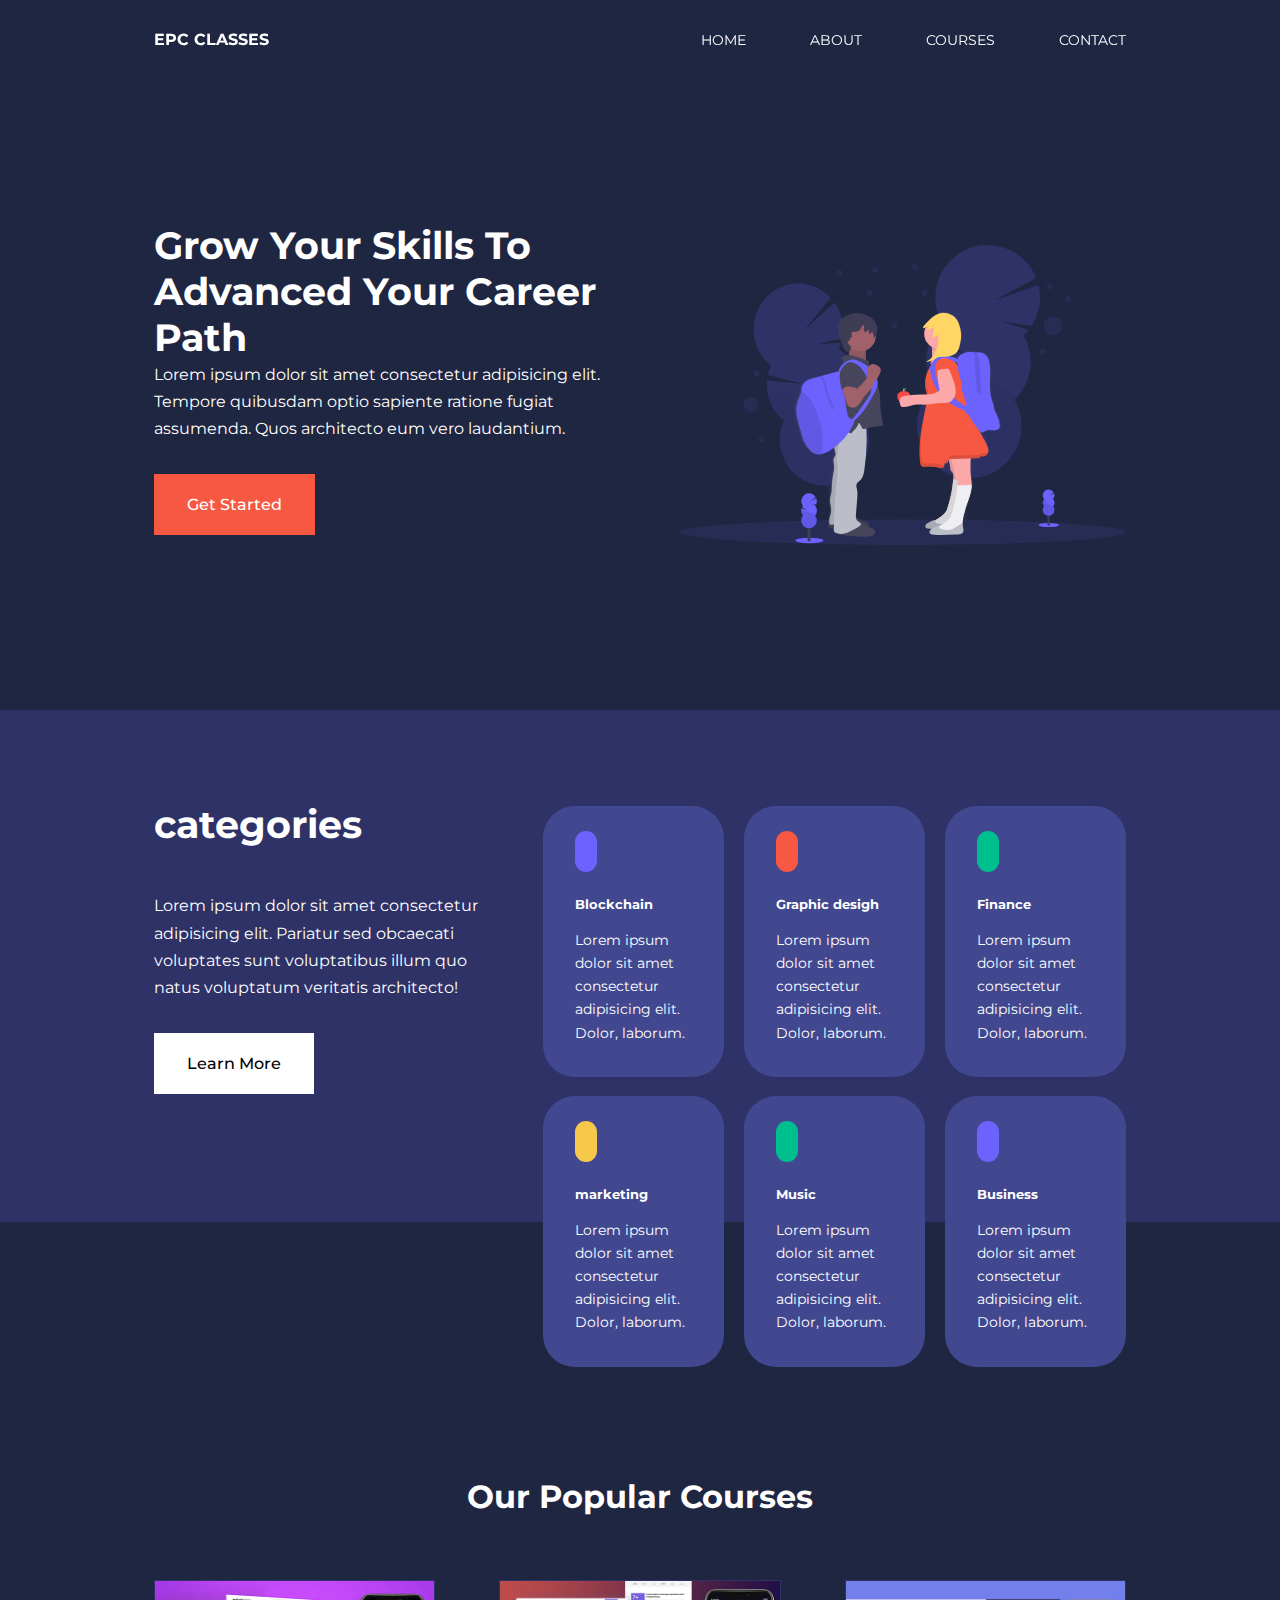
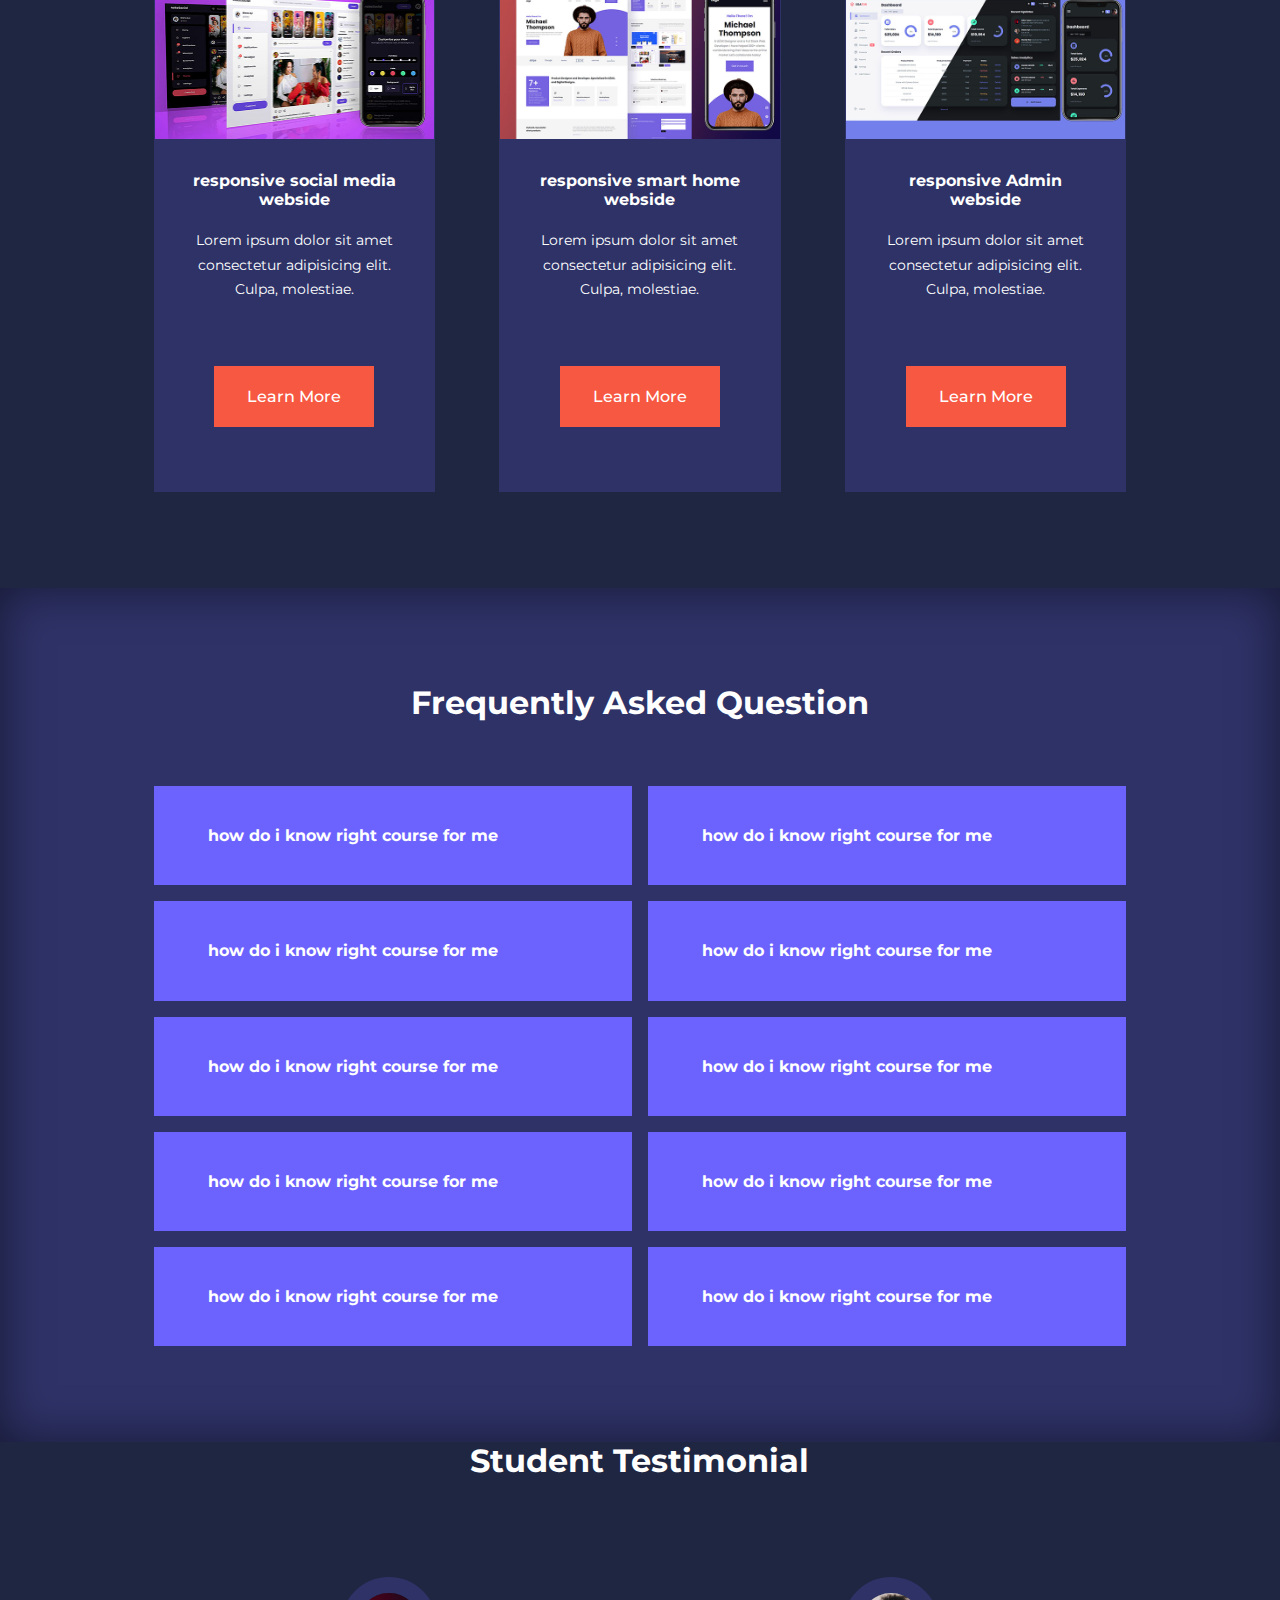
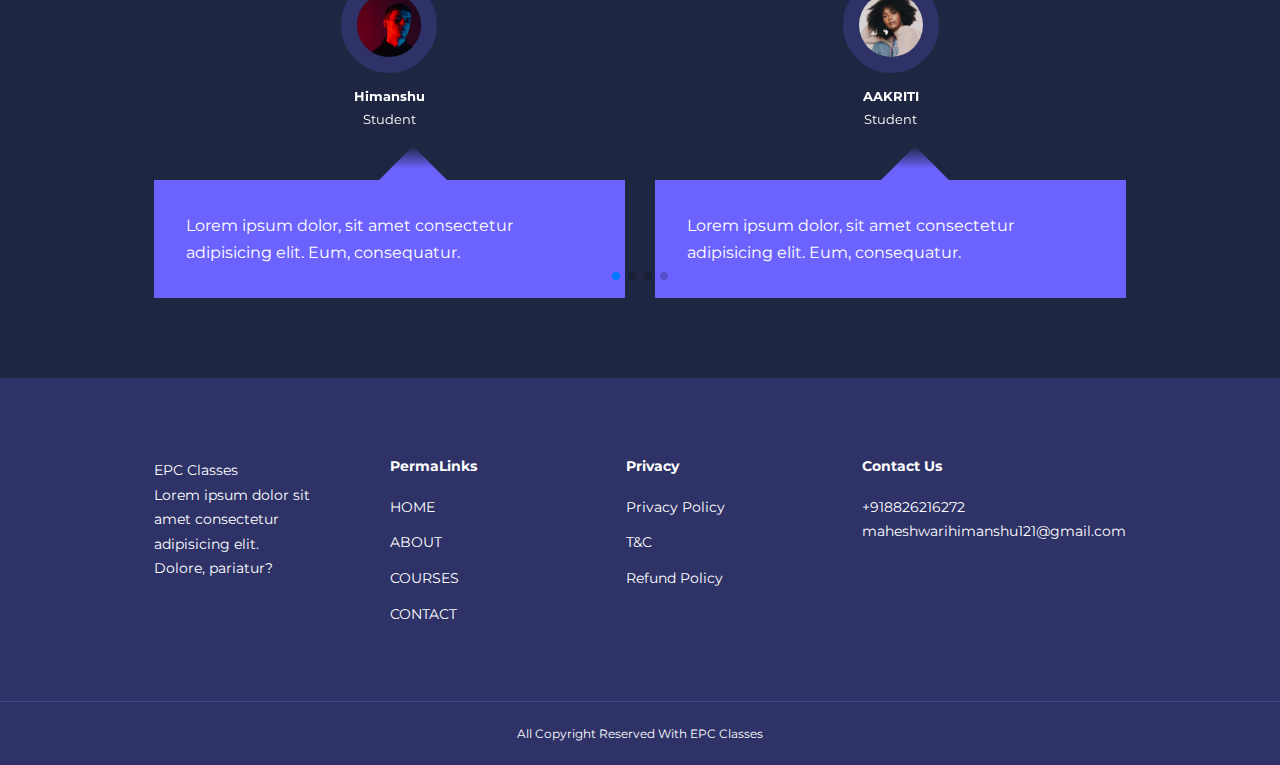
<file: index.html>
<!DOCTYPE html>
<html lang="en">
<head>
 
    <meta charset="UTF-8">
    <meta http-equiv="X-UA-Compatible" content="IE=edge">
    <meta name="viewport" content="width=device-width, initial-scale=1.0">
    <title>epc classes</title>
<!--ICONSCOUT CDN-->
<link rel="stylesheet" href="https://unicons.iconscout.com/release/v2.1.6/css/unicons.css">


<!--google font cdn-->
<link rel="preconnect" href="https://fonts.googleapis.com">
<link rel="preconnect" href="https://fonts.gstatic.com" crossorigin>
<link href="https://fonts.googleapis.com/css2?family=Montserrat:wght@300;400;500;600;700;800;900&display=swap" rel="stylesheet">


<!-- swiper js -->

<link
  rel="stylesheet"
  href="https://unpkg.com/swiper@8/swiper-bundle.min.css"
/>


    <link rel="stylesheet" href="./css/style.css">
</head>
<body>
   <nav>
<div class="container nav_container">

<a href="index.html"><h4>EPC CLASSES</h4></a>
<ul class="nav_menu">
<li><a href="index.html">HOME</a></li>
<li><a href="about.html">ABOUT</a></li>
<li><a href="courses.html">COURSES</a></li>
<li><a href="contact.html">CONTACT</a></li>

</ul>
  <button id="open-menu-btn"><i class="uil uil-bars"></i></button>
  <button id="close-menu-btn"><i class="uil uil-multiply"></i></button>
</div>
   </nav> 

   <!--end of navbar -->

<header>

<div class="container header_container">
<div class="header_left">

<h1>Grow Your Skills To Advanced Your Career Path</h1>
<p>Lorem ipsum dolor sit amet consectetur adipisicing elit. Tempore quibusdam optio sapiente ratione fugiat assumenda. Quos architecto eum vero laudantium.</p>
<a href="courses.html" class="btn btn-primary">Get Started</a>
</div>
<div class="header_right">
<div class="header_right_image"><img src="./images/header.svg" alt="here is a student image"></div>
</div>

</div>

</header>
<!--end of header
-->

<section class="categories">
<div class="container categories_container">
<div class="categories_left">
<h1>categories</h1>
<p>Lorem ipsum dolor sit amet consectetur adipisicing elit.
     Pariatur sed obcaecati
     voluptates sunt voluptatibus illum quo 
    natus voluptatum veritatis architecto!
</p>
<a href="#" class="btn">Learn More</a>
</div>

<div class="categories_right">

<article class="category">
<span class="category_icon">
    <i class="uil uil-bitcoin-circle"></i>
</span>
<h5>Blockchain</h5>
<p>Lorem ipsum dolor sit amet consectetur adipisicing elit. Dolor, laborum.</p>
</article>
<article class="category">
    <span class="category_icon">
        <i class="uil uil-bitcoin-circle"></i>
    </span>
    <h5>Graphic desigh</h5>
    <p>Lorem ipsum dolor sit amet consectetur adipisicing elit. Dolor, laborum.</p>
    </article>
    
    <article class="category">
        <span class="category_icon">
            <i class="uil uil-bitcoin-circle"></i>
        </span>
        <h5>Finance</h5>
        <p>Lorem ipsum dolor sit amet consectetur adipisicing elit. Dolor, laborum.</p>
        </article>
        
        <article class="category">
            <span class="category_icon">
                <i class="uil uil-bitcoin-circle"></i>
            </span>
            <h5>marketing</h5>
            <p>Lorem ipsum dolor sit amet consectetur adipisicing elit. Dolor, laborum.</p>
            </article>

            <article class="category">
                <span class="category_icon">
                    <i class="uil uil-bitcoin-circle"></i>
                </span>
                <h5>Music</h5>
                <p>Lorem ipsum dolor sit amet consectetur adipisicing elit. Dolor, laborum.</p>
                </article>

                <article class="category">
                    <span class="category_icon">
                        <i class="uil uil-bitcoin-circle"></i>
                    </span>
                    <h5>Business</h5>
                    <p>Lorem ipsum dolor sit amet consectetur adipisicing elit. Dolor, laborum.</p>
                    </article>
                    



</div>
</div>

</section>


<!--our popular COURSES-->

<section class="courses">
<h2>Our Popular Courses</h2>
 <div class="container courses_container">

<article class="course">
<div class="course_image">
    <img src="./images/course1.jpg" alt="">
</div>
<div class="course_info">
<h4>responsive social media webside</h4>
<p>Lorem ipsum dolor sit amet consectetur adipisicing elit. Culpa, molestiae.</p>
<a href="courses.html" class="btn btn-primary">Learn More</a>
</div>
</article>


<article class="course">
    <div class="course_image">
        <img src="./images/course2.jpg" alt="">
    </div>

    <div class="course_info">
    <h4>responsive smart home webside</h4>
    <p>Lorem ipsum dolor sit amet consectetur adipisicing elit. Culpa, molestiae.</p>
    <a href="courses.html" class="btn btn-primary">Learn More</a>
</div>
 </article>

    <article class="course">
        <div class="course_image">
            <img src="./images/course3.jpg" alt="">
        </div>

        
    <div class="course_info">
        <h4>responsive Admin webside</h4>
        <p>Lorem ipsum dolor sit amet consectetur adipisicing elit. Culpa, molestiae.</p>
        <a href="courses.html" class="btn btn-primary">Learn More</a>
    </div>
</article>
            
 </div>


</section>



<!-- freq ask question section   -->
<section class="faqs">
    <h2>Frequently Asked Question</h2>
 <div class="container faqs_container">

    <article class="faq ">
<div class="faq_icon"><i class="uil uil-plus"></i></div>
<div class="question_answer">

    <h4>how do i know right course for me</h4>
    <p>Lorem ipsum, dolor sit amet consectetur adipisicing elit. Quis unde beatae asperiores repellat voluptates nemo non facilis obcaecati saepe! Quisquam?

    </p>
</div>

    </article>


    <article class="faq">
        <div class="faq_icon"><i class="uil uil-plus"></i></div>
        <div class="question_answer">
        
            <h4>how do i know right course for me</h4>
            <p>Lorem ipsum, dolor sit amet consectetur adipisicing elit. Quis unde beatae asperiores repellat voluptates nemo non facilis obcaecati saepe! Quisquam?
                
            </p>
        </div>
        
            </article>


            <article class="faq">
                <div class="faq_icon"><i class="uil uil-plus"></i></div>
                <div class="question_answer">
                
                    <h4>how do i know right course for me</h4>
                    <p>Lorem ipsum, dolor sit amet consectetur adipisicing elit. Quis unde beatae asperiores repellat voluptates nemo non facilis obcaecati saepe! Quisquam?
                        
                    </p>
                </div>
                
                    </article>

                    <article class="faq">
                        <div class="faq_icon"><i class="uil uil-plus"></i></div>
                        <div class="question_answer">
                        
                            <h4>how do i know right course for me</h4>
                            <p>Lorem ipsum, dolor sit amet consectetur adipisicing elit. Quis unde beatae asperiores repellat voluptates nemo non facilis obcaecati saepe! Quisquam?
                                
                            </p>
                        </div>
                        
                            </article>

                            <article class="faq">
                                <div class="faq_icon"><i class="uil uil-plus"></i></div>
                                <div class="question_answer">
                                
                                    <h4>how do i know right course for me</h4>
                                    <p>Lorem ipsum, dolor sit amet consectetur adipisicing elit. Quis unde beatae asperiores repellat voluptates nemo non facilis obcaecati saepe! Quisquam?
                                        
                                    </p>
                                </div>
                                
                                    </article>

                                    <article class="faq">
                                        <div class="faq_icon"><i class="uil uil-plus"></i></div>
                                        <div class="question_answer">
                                        
                                            <h4>how do i know right course for me</h4>
                                            <p>Lorem ipsum, dolor sit amet consectetur adipisicing elit. Quis unde beatae asperiores repellat voluptates nemo non facilis obcaecati saepe! Quisquam?
                                                
                                            </p>
                                        </div>
                                        
                                            </article>

                                            <article class="faq">
                                                <div class="faq_icon"><i class="uil uil-plus"></i></div>
                                                <div class="question_answer">
                                                
                                                    <h4>how do i know right course for me</h4>
                                                    <p>Lorem ipsum, dolor sit amet consectetur adipisicing elit. Quis unde beatae asperiores repellat voluptates nemo non facilis obcaecati saepe! Quisquam?
                                                        
                                                    </p>
                                                </div>
                                                
                                                    </article>

                                                    <article class="faq">
                                                        <div class="faq_icon"><i class="uil uil-plus"></i></div>
                                                        <div class="question_answer">
                                                        
                                                            <h4>how do i know right course for me</h4>
                                                            <p>Lorem ipsum, dolor sit amet consectetur adipisicing elit. Quis unde beatae asperiores repellat voluptates nemo non facilis obcaecati saepe! Quisquam?
                                                                
                                                            </p>
                                                        </div>
                                                        
                                                            </article>

                                                            <article class="faq">
                                                                <div class="faq_icon"><i class="uil uil-plus"></i></div>
                                                                <div class="question_answer">
                                                                
                                                                    <h4>how do i know right course for me</h4>
                                                                    <p>Lorem ipsum, dolor sit amet consectetur adipisicing elit. Quis unde beatae asperiores repellat voluptates nemo non facilis obcaecati saepe! Quisquam?
                                                                        
                                                                    </p>
                                                                </div>
                                                                
                                                                    </article>

                                                                    <article class="faq">
                                                                        <div class="faq_icon"><i class="uil uil-plus"></i></div>
                                                                        <div class="question_answer">
                                                                        
                                                                            <h4>how do i know right course for me</h4>
                                                                            <p>Lorem ipsum, dolor sit amet consectetur adipisicing elit. Quis unde beatae asperiores repellat voluptates nemo non facilis obcaecati saepe! Quisquam?
                                                                                
                                                                            </p>
                                                                        </div>
                                                                        
                                                                            </article>

 </div>


</section>


<!--end of freq ask questions-->


<!--begin of testimonial-->
<section class="container testimonials_container swiper mySwiper">
<h2>Student Testimonial</h2>
<div class="swiper-wrapper">
<article class="testimonial swiper-slide">

        <div class="avatar">

            <img src="./images/avatar2.jpg" alt="">
        </div>

        <div class="testimonial_info">

            <h5>Himanshu</h5>
            <small>Student</small>
        </div>

        <div class="testimonial_body">

            <p>Lorem ipsum dolor, sit amet consectetur adipisicing elit. Eum, consequatur.

            </p>
        </div>
</article>


<article class="testimonial swiper-slide">

    <div class="avatar">

        <img src="./images/avatar1.jpg" alt="">
    </div>

    <div class="testimonial_info">

        <h5>AAKRITI</h5>
        <small>Student</small>
    </div>

    <div class="testimonial_body">

        <p>Lorem ipsum dolor, sit amet consectetur adipisicing elit. Eum, consequatur.
            
        </p>
    </div>
</article>



<article class="testimonial swiper-slide">

    <div class="avatar">

        <img src="./images/avatar3.jpg" alt="">
    </div>

    <div class="testimonial_info">

        <h5>Nitin</h5>
        <small>Student</small>
    </div>

    <div class="testimonial_body">

        <p>Lorem ipsum dolor, sit amet consectetur adipisicing elit. Eum, consequatur.
            
        </p>
    </div>
</article>



<article class="testimonial swiper-slide">

    <div class="avatar">

        <img src="./images/avatar4.jpg" alt="">
    </div>

    <div class="testimonial_info">

        <h5>anjali</h5>
        <small>Student</small>
    </div>

    <div class="testimonial_body">

        <p>Lorem ipsum dolor, sit amet consectetur adipisicing elit. Eum, consequatur.
            
        </p>
    </div>
</article>



<article class="testimonial swiper-slide">

    <div class="avatar">

        <img src="./images/avatar5.jpg" alt="">
    </div>

    <div class="testimonial_info">

        <h5>gunjan</h5>
        <small>Student</small>
    </div>

    <div class="testimonial_body">

        <p>Lorem ipsum dolor, sit amet consectetur adipisicing elit. Eum, consequatur.
            
        </p>
    </div>
</article>



</div>

  <div class="swiper-pagination"></div>
</section>

<!--end of testimonial-->


<!--begin of footer-->


<footer>

<div class="container footer_container">
<div class="footer_1">
<a href="index.html" class="footer_logo">EPC Classes</a>
<p>Lorem ipsum dolor sit amet consectetur adipisicing elit. Dolore, pariatur?

</p>

</div>
<div class="footer_2">

    <h4>PermaLinks</h4>
<ul class="permalinks">

    <li><a href="index.html">HOME</a></li>
    <li><a href="about.html">ABOUT</a></li>
    <li><a href="courses.html">COURSES</a></li>
    <li><a href="contact.html">CONTACT</a></li>

</ul>

</div>

<div class="footer_3">

    <h4>Privacy</h4>
<ul class="privacy">

    <li><a href="index.html">Privacy Policy</a></li>
    <li><a href="about.html">T&C</a></li>
    <li><a href="courses.html">Refund Policy</a></li>


</ul>

</div>

<div class="footer_4">

    <h4>Contact Us</h4>
<div>
<p>+918826216272</p>
<p>maheshwarihimanshu121@gmail.com</p>
</div>
<ul class="footer_social">

    <li><a href=""><i class="uil uil-facebook-f"></i></a></li>
    <li><a href=""><i class="uil uil-instagram-alt"></i></a></li>
    <li><a href=""><i class="uil uil-twitter"></i></a></li>
    <li><a href=""><i class="uil uil-linkedin-alt"></i></a></li>

</ul>


</div>
 
</div>
<div class="footer_copyright">

    <small>All Copyright Reserved With EPC Classes  </small>
 </div>
</footer>





<!--end of footer-->
<script src="https://unpkg.com/swiper@8/swiper-bundle.min.js"></script>

<script src="./main.js"></script>


<script>

var swiper = new Swiper(".mySwiper", {
        slidesPerView: 1,
        spaceBetween: 30,
        pagination: {
          el: ".swiper-pagination",
          clickable: true,
        },

        //when window width is >= 600px
breakpoints:{
600: {
    slidesPerView: 2,

}

}

      });

</script>

</body>



</html>
</file>
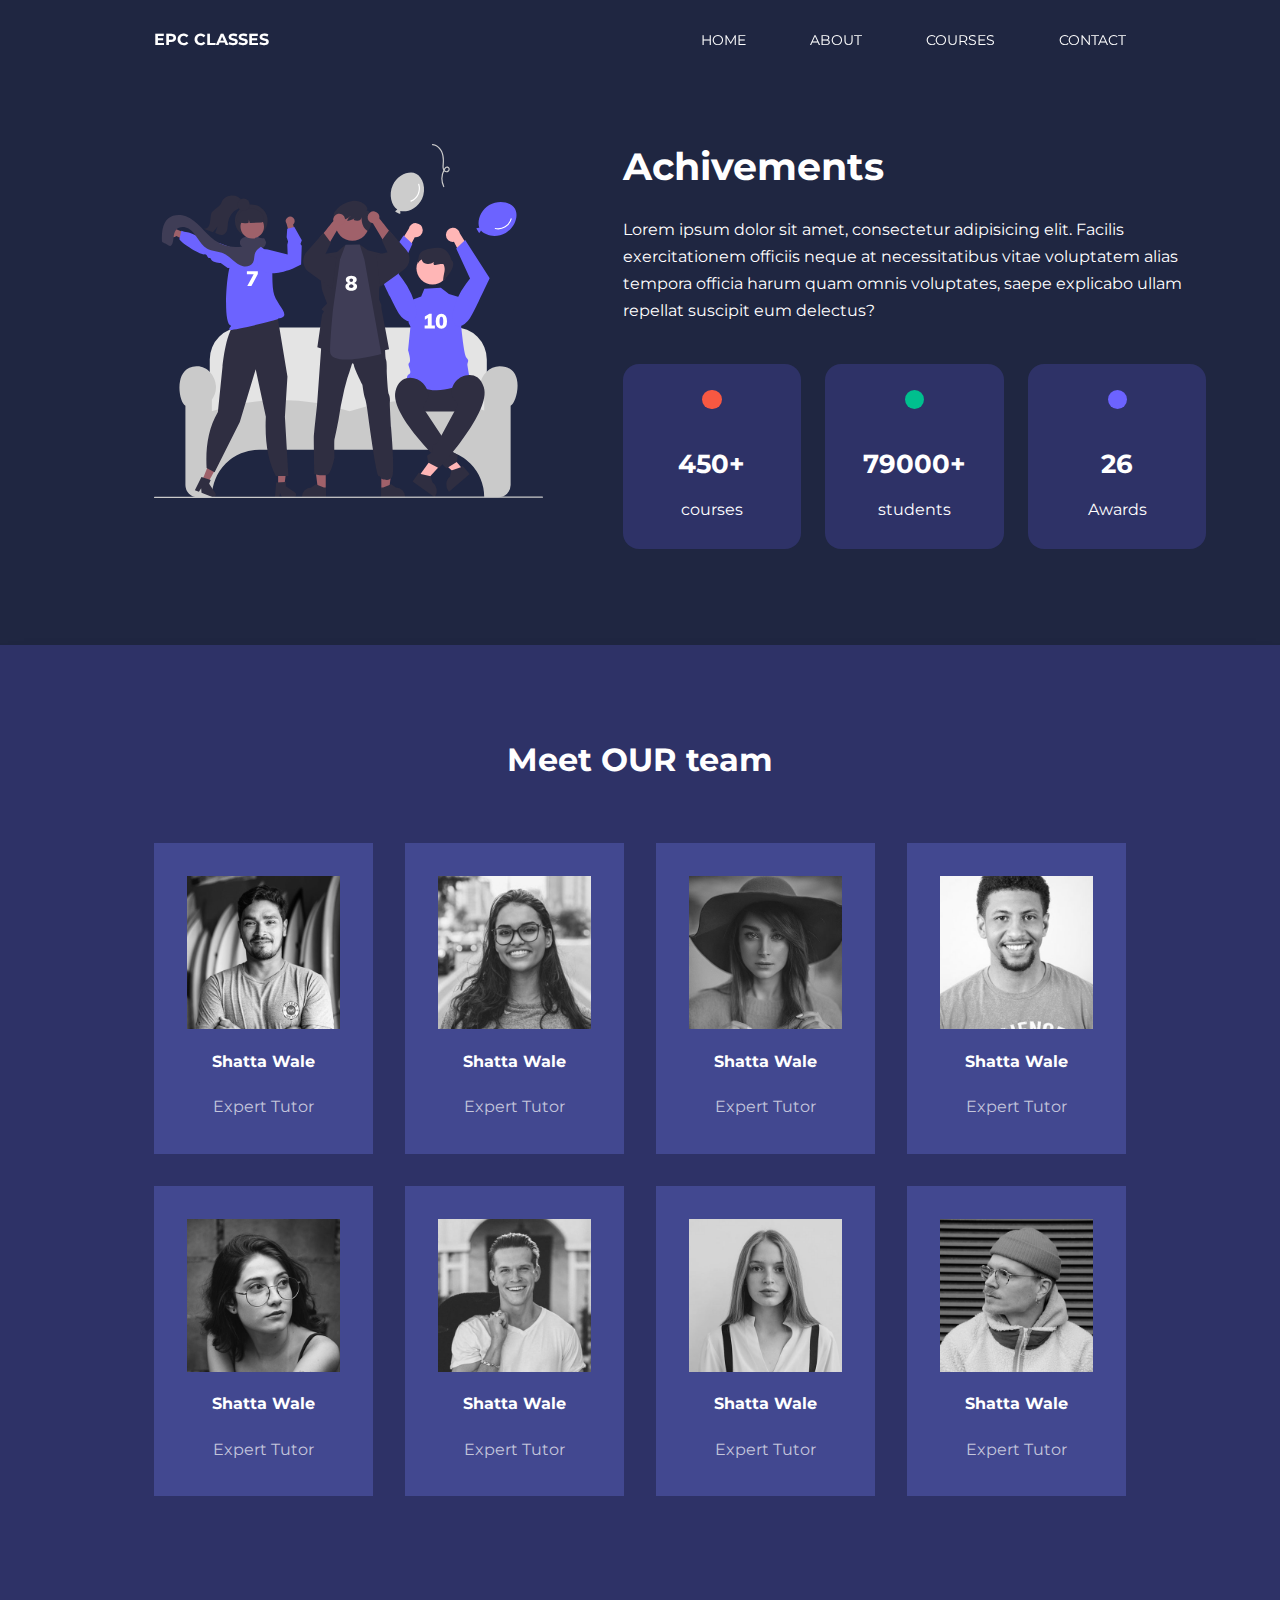
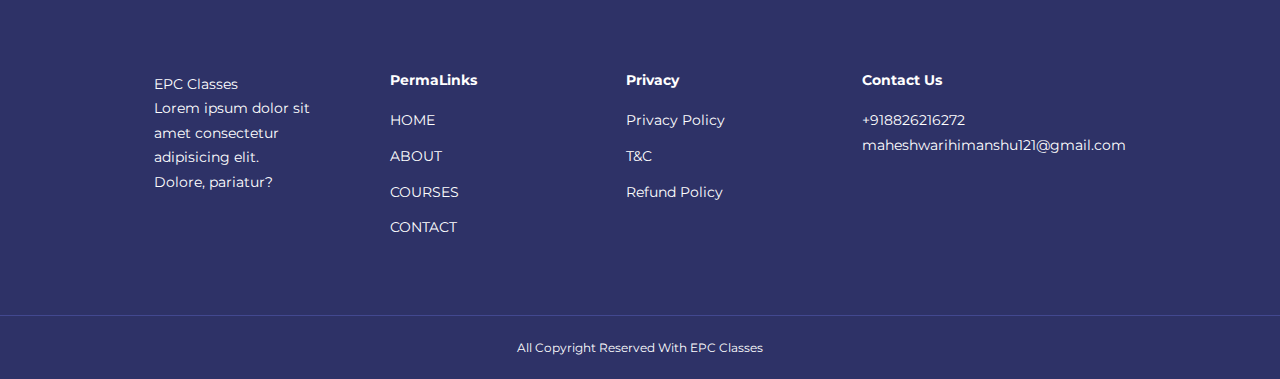
<file: about.html>
<!DOCTYPE html>
<html lang="en">
<head>
    <meta charset="UTF-8">
    <meta http-equiv="X-UA-Compatible" content="IE=edge">
    <meta name="viewport" content="width=device-width, initial-scale=1.0">
    <title>epc classes</title>
<!--ICONSCOUT CDN-->
<link rel="stylesheet" href="https://unicons.iconscout.com/release/v2.1.6/css/unicons.css">


<!--google font cdn-->
<link rel="preconnect" href="https://fonts.googleapis.com">
<link rel="preconnect" href="https://fonts.gstatic.com" crossorigin>
<link href="https://fonts.googleapis.com/css2?family=Montserrat:wght@300;400;500;600;700;800;900&display=swap" rel="stylesheet">



<link rel="stylesheet" href="./css/style.css">
    <link rel="stylesheet" href="./css/about.css">
</head>
<body>
   <nav>
<div class="container nav_container">

<a href="index.html"><h4>EPC CLASSES</h4></a>
<ul class="nav_menu">
<li><a href="index.html">HOME</a></li>
<li><a href="about.html">ABOUT</a></li>
<li><a href="courses.html">COURSES</a></li>
<li><a href="contact.html">CONTACT</a></li>

</ul>
  <button id="open-menu-btn"><i class="uil uil-bars"></i></button>
  <button id="close-menu-btn"><i class="uil uil-multiply"></i></button>
</div>
   </nav> 

   <!--end of navbar -->
<!--begin of achivement section-->
<section class="about_achievements">

<div class="container about_achievements-container">
<div class="about_achievement-left">
<img src="./images/about achievements.svg" alt="">

</div>
<div class="about_achievements-right">
<h1>Achivements</h1>
<p>Lorem ipsum dolor sit amet, consectetur adipisicing elit. Facilis exercitationem officiis neque at necessitatibus vitae voluptatem alias tempora officia harum quam omnis voluptates, saepe explicabo ullam repellat suscipit eum delectus?

</p>
<div class="achievements_cards">
<article class="achievement_card">

    <span class="achievement_icon">

        <i class="uil uil-video"></i>
    </span>
    <h3>450+</h3>
    <p>courses</p>
</article>

<article class="achievement_card">

    <span class="achievement_icon">

        <i class="uil uil-users-alt"></i>
    </span>
    <h3>79000+</h3>
    <p>students</p>
</article>

<article class="achievement_card">

    <span class="achievement_icon">

        <i class="uil uil-trophy"></i>
    </span>
    <h3>26</h3>
    <p>Awards</p>
</article>


</div>
</div>
</div>
</section>

<!--begin of teams-->



<section class="team">
<h2>Meet OUR team</h2>

<div class="container team_container">

<article class="team_member">
<div class="team_member-image">
    <img src="./images/tm1.jpg" alt="">
</div>
<div class="team_member-info">
<h4>Shatta Wale</h4>
<p>Expert Tutor</p>
</div>
<div class="team_member-socials">

    <a href=""><i class="uil uil-instagram"></i></a>
    <a href=""><i class="uil uil-twitter-alt"></i></a>
    <a href=""><i class="uil uil-linkedin-alt"></i></a>
</div>
</article>

<article class="team_member">
    <div class="team_member-image">
        <img src="./images/tm2.jpg" alt="">
    </div>
    <div class="team_member-info">
    <h4>Shatta Wale</h4>
    <p>Expert Tutor</p>
    </div>
    <div class="team_member-socials">
    
        <a href=""><i class="uil uil-instagram"></i></a>
        <a href=""><i class="uil uil-twitter-alt"></i></a>
        <a href=""><i class="uil uil-linkedin-alt"></i></a>
    </div>
    </article>
    
    
<article class="team_member">
    <div class="team_member-image">
        <img src="./images/tm3.jpg" alt="">
    </div>
    <div class="team_member-info">
    <h4>Shatta Wale</h4>
    <p>Expert Tutor</p>
    </div>
    <div class="team_member-socials">
    
        <a href=""><i class="uil uil-instagram"></i></a>
        <a href=""><i class="uil uil-twitter-alt"></i></a>
        <a href=""><i class="uil uil-linkedin-alt"></i></a>
    </div>
    </article>

    
<article class="team_member">
    <div class="team_member-image">
        <img src="./images/tm4.jpg" alt="">
    </div>
    <div class="team_member-info">
    <h4>Shatta Wale</h4>
    <p>Expert Tutor</p>
    </div>
    <div class="team_member-socials">
    
        <a href=""><i class="uil uil-instagram"></i></a>
        <a href=""><i class="uil uil-twitter-alt"></i></a>
        <a href=""><i class="uil uil-linkedin-alt"></i></a>
    </div>
    </article>

    
<article class="team_member">
    <div class="team_member-image">
        <img src="./images/tm5.jpg" alt="">
    </div>
    <div class="team_member-info">
    <h4>Shatta Wale</h4>
    <p>Expert Tutor</p>
    </div>
    <div class="team_member-socials">
    
        <a href=""><i class="uil uil-instagram"></i></a>
        <a href=""><i class="uil uil-twitter-alt"></i></a>
        <a href=""><i class="uil uil-linkedin-alt"></i></a>
    </div>
    </article>

    
<article class="team_member">
    <div class="team_member-image">
        <img src="./images/tm6.jpg" alt="">
    </div>
    <div class="team_member-info">
    <h4>Shatta Wale</h4>
    <p>Expert Tutor</p>
    </div>
    <div class="team_member-socials">
    
        <a href=""><i class="uil uil-instagram"></i></a>
        <a href=""><i class="uil uil-twitter-alt"></i></a>
        <a href=""><i class="uil uil-linkedin-alt"></i></a>
    </div>
    </article>

    
<article class="team_member">
    <div class="team_member-image">
        <img src="./images/tm7.jpg" alt="">
    </div>
    <div class="team_member-info">
    <h4>Shatta Wale</h4>
    <p>Expert Tutor</p>
    </div>
    <div class="team_member-socials">
    
        <a href=""><i class="uil uil-instagram"></i></a>
        <a href=""><i class="uil uil-twitter-alt"></i></a>
        <a href=""><i class="uil uil-linkedin-alt"></i></a>
    </div>
    </article>

    
<article class="team_member">
    <div class="team_member-image">
        <img src="./images/tm8.jpg" alt="">
    </div>
    <div class="team_member-info">
    <h4>Shatta Wale</h4>
    <p>Expert Tutor</p>
    </div>
    <div class="team_member-socials">
    
        <a href=""><i class="uil uil-instagram"></i></a>
        <a href=""><i class="uil uil-twitter-alt"></i></a>
        <a href=""><i class="uil uil-linkedin-alt"></i></a>
    </div>
    </article>
    
</div>
</section>

<!--begin of footer-->


<footer>

    <div class="container footer_container">
    <div class="footer_1">
    <a href="index.html" class="footer_logo">EPC Classes</a>
    <p>Lorem ipsum dolor sit amet consectetur adipisicing elit. Dolore, pariatur?
    
    </p>
    
    </div>
    <div class="footer_2">
    
        <h4>PermaLinks</h4>
    <ul class="permalinks">
    
        <li><a href="index.html">HOME</a></li>
        <li><a href="about.html">ABOUT</a></li>
        <li><a href="courses.html">COURSES</a></li>
        <li><a href="contact.html">CONTACT</a></li>
    
    </ul>
    
    </div>
    
    <div class="footer_3">
    
        <h4>Privacy</h4>
    <ul class="privacy">
    
        <li><a href="index.html">Privacy Policy</a></li>
        <li><a href="about.html">T&C</a></li>
        <li><a href="courses.html">Refund Policy</a></li>
    
    
    </ul>
    
    </div>
    
    <div class="footer_4">
    
        <h4>Contact Us</h4>
    <div>
    <p>+918826216272</p>
    <p>maheshwarihimanshu121@gmail.com</p>
    </div>
    <ul class="footer_social">
    
        <li><a href=""><i class="uil uil-facebook-f"></i></a></li>
        <li><a href=""><i class="uil uil-instagram-alt"></i></a></li>
        <li><a href=""><i class="uil uil-twitter"></i></a></li>
        <li><a href=""><i class="uil uil-linkedin-alt"></i></a></li>
    
    </ul>
    
    
    </div>
     
    </div>
    <div class="footer_copyright">
    
        <small>All Copyright Reserved With EPC Classes  </small>
     </div>
    </footer>
    
    
    
    
    
    <!--end of footer-->
    <script src="https://unpkg.com/swiper@8/swiper-bundle.min.js"></script>
    
    <script src="./main.js"></script>
    
    
    
    
    </body>
    
    
    
    </html>
</file>
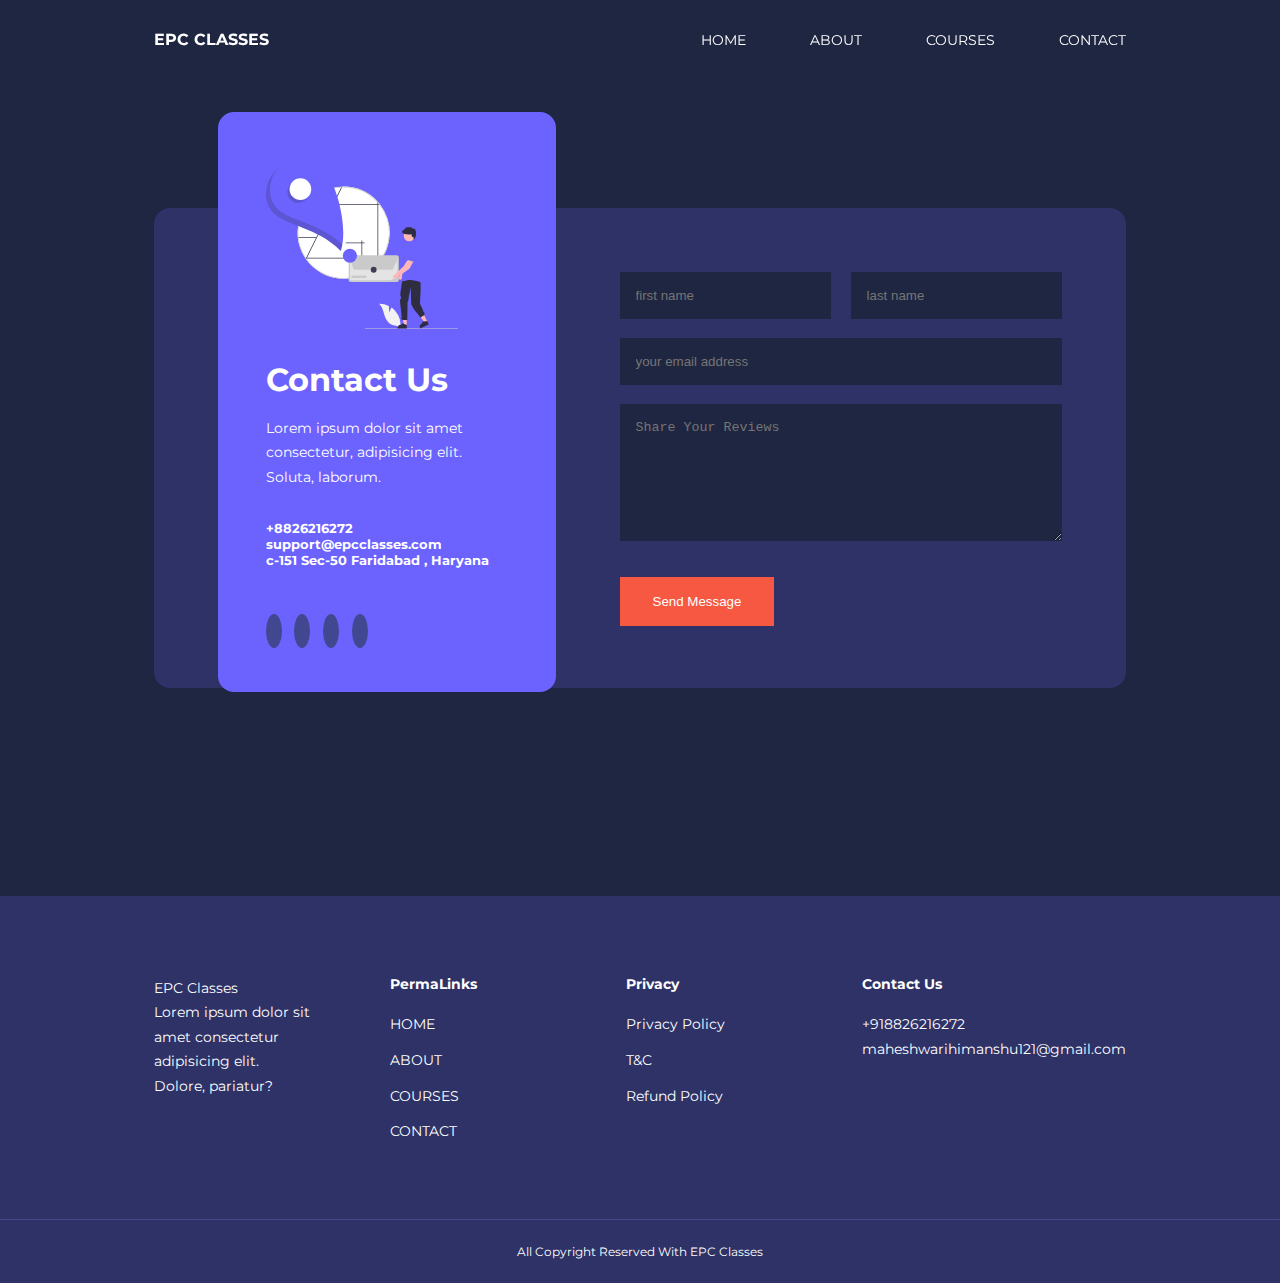
<file: contact.html>
<!DOCTYPE html>
<html lang="en">
<head>
    <meta charset="UTF-8">
    <meta http-equiv="X-UA-Compatible" content="IE=edge">
    <meta name="viewport" content="width=device-width, initial-scale=1.0">
    <title>epc classes</title>
<!--ICONSCOUT CDN-->
<link rel="stylesheet" href="https://unicons.iconscout.com/release/v2.1.6/css/unicons.css">


<!--google font cdn-->
<link rel="preconnect" href="https://fonts.googleapis.com">
<link rel="preconnect" href="https://fonts.gstatic.com" crossorigin>
<link href="https://fonts.googleapis.com/css2?family=Montserrat:wght@300;400;500;600;700;800;900&display=swap" rel="stylesheet">





    <link rel="stylesheet" href="./css/style.css">
    <link rel="stylesheet" href="./css/contact.css">
</head>
<body>
   <nav>
<div class="container nav_container">

<a href="index.html"><h4>EPC CLASSES</h4></a>
<ul class="nav_menu">
<li><a href="index.html">HOME</a></li>
<li><a href="about.html">ABOUT</a></li>
<li><a href="courses.html">COURSES</a></li>
<li><a href="contact.html">CONTACT</a></li>

</ul>
  <button id="open-menu-btn"><i class="uil uil-bars"></i></button>
  <button id="close-menu-btn"><i class="uil uil-multiply"></i></button>
</div>
   </nav> 

   <!--end of navbar -->




   <section class="contact">

<div class="container contact_container">
<aside class="contact_aside">
<div class="aside_image">
<img src="./images/contact.svg" alt="">

</div>
<h2>Contact Us</h2>
<p>Lorem ipsum dolor sit amet consectetur, adipisicing elit. Soluta, laborum.

</p>
<ul class="contact_detail">

<li>
    <i class = "uil uil-phone-times"></i>
    <h5>+8826216272</h5>
</li>
<li>
    <i class = "uil uil-envelope"></i>
<h5>support@epcclasses.com</h5>
</li>
<li>
    <i class = "uil uil-location-point"></i>
<h5>c-151 Sec-50 Faridabad , Haryana</h5>
</li>
</ul>
<ul class="contact_socials">


    <li><a href=""><i class="uil uil-facebook-f"></i></a></li>
    <li><a href=""><i class="uil uil-instagram-alt"></i></a></li>
    <li><a href=""><i class="uil uil-twitter"></i></a></li>
    <li><a href=""><i class="uil uil-linkedin-alt"></i></a></li>


</ul>
</aside>

<form action="https://formspree.io/f/xgedlqvp" method="POST" class="contact_form">

<div class="form_name">

    <input type="text" name="First Name" 
    placeholder="first name" required>
    <input type="text" name="First Name" 
    placeholder="last name" required>
</div>
<input type="email" name="Email Address" placeholder="your email address" required>
<textarea name="message"   rows="7" placeholder="Share Your Reviews" required></textarea>
    <button type="submit" class="btn btn-primary">Send Message</button>
</form>

</div>
   </section>




<!--begin of footer-->


<footer>

    <div class="container footer_container">
    <div class="footer_1">
    <a href="index.html" class="footer_logo">EPC Classes</a>
    <p>Lorem ipsum dolor sit amet consectetur adipisicing elit. Dolore, pariatur?
    
    </p>
    
    </div>
    <div class="footer_2">
    
        <h4>PermaLinks</h4>
    <ul class="permalinks">
    
        <li><a href="index.html">HOME</a></li>
        <li><a href="about.html">ABOUT</a></li>
        <li><a href="courses.html">COURSES</a></li>
        <li><a href="contact.html">CONTACT</a></li>
    
    </ul>
    
    </div>
    
    <div class="footer_3">
    
        <h4>Privacy</h4>
    <ul class="privacy">
    
        <li><a href="index.html">Privacy Policy</a></li>
        <li><a href="about.html">T&C</a></li>
        <li><a href="courses.html">Refund Policy</a></li>
    
    
    </ul>
    
    </div>
    
    <div class="footer_4">
    
        <h4>Contact Us</h4>
    <div>
    <p>+918826216272</p>
    <p>maheshwarihimanshu121@gmail.com</p>
    </div>
    <ul class="footer_social">
    
        <li><a href=""><i class="uil uil-facebook-f"></i></a></li>
        <li><a href=""><i class="uil uil-instagram-alt"></i></a></li>
        <li><a href=""><i class="uil uil-twitter"></i></a></li>
        <li><a href=""><i class="uil uil-linkedin-alt"></i></a></li>
    
    </ul>
    
    
    </div>
     
    </div>
    <div class="footer_copyright">
    
        <small>All Copyright Reserved With EPC Classes  </small>
     </div>
    </footer>
    
    
    
    
    
    <!--end of footer-->
    <script src="https://unpkg.com/swiper@8/swiper-bundle.min.js"></script>
    
    <script src="./main.js"></script>
    
    

    
    </body>
    
    
    
    </html>
</file>
<file: css/style.css>
*{
margin: 0;
padding: 0;
border: 0;
outline: 0;
text-decoration: none;
list-style: none;
box-sizing: border-box;
}

:root{
--color-primary: #6c63ff;
--color-success:#00bf8e;
--color-warning:#f7c94b;
--color-danger:#f75842;
--color-danger-variant:rgba(247,88,66,0.4);
--color-white:#fff;
--color-light:rgba(255,255,255,0.7);
--color-black:#000;
--color-bg:#1f2641;
--color-bg1:#2e3267;
--color-bg2:#424890;

--container-width-lg:76%;
--container-width-md:90%;
--container-width-sm:94%;

--transition: all 400ms ease;
}

body{
    font-family: 'Montserrat', sans-serif;
line-height: 1.7;
color: var(--color-white);
background: var(--color-bg);
}
.container{
width: var(--container-width-lg);
margin: 0 auto;

}

section{
padding: 6rem 0;  


}
section{
padding: 6rem 0;

}

section h2{
text-align: center;
margin-bottom: 4rem;

}

h1,h2,h3,h4,h5{

    line-height: 1.2;
}
h1{
    font-size: 2.4rem;
}
h2{
    font-size: 2rem;
}
h3{
    font-size: 1.6rem;
}
h4{
    font-size: 1.3 rem;
}
a{

    color: var(--color-white);
}
img{
width: 100%;
display: block;
object-fit: cover;

}

.btn{
display: inline-block;
background: var(--color-white);
color: var(--color-black);
padding: 1rem 2rem;
border: 1px solid transparent;
font-weight: 500;
transition: var(--transition);
margin: 2rem 0;
}

.btn:hover{
background: transparent;
color: var(--color-white);
border-color: var(--color-white);
}


.btn-primary{

    background: var(--color-danger);
color: var(--color-white);

}
/*    navbar   */

nav{
    background:transparent;
    width: 100vw;
    height: 5rem;
    position: fixed;
    top: 0;
    z-index: 11;

}
/* change navbar style on scroll using javascript */
.window-scroll{
background: var(--color-primary);
box-shadow: 0 1rem 2rem rgba(0,0,0,0.2);

}




.nav_container{

    height: 100%;
    display :flex;
justify-content: space-between;

align-items: center;

}
nav button{

    display: none;
    
}
.nav_menu{

    display: flex;
    align-items: center;
    gap: 4rem;
}
.nav_menu a{

    font-size: 0.9rem;
transition: var(--transition);

}
.nav_menu a:hover{

    color: var(--color-bg2);
}
/*header styling*/


header{
position: relative;
top: 5rem;
overflow: hidden;
height: 70vh;
margin-bottom:5rem ;

}
.header_container{

    display: grid;
    grid-template-columns: 1fr 1fr;
    align-items: center;
    gap: 5rem;
    height: 100%;
}

.header_margin p {

    margin: 1rem 0 2.4rem;

}


/*Category styling*/


.categories{
    background: var(--color-bg1);
    height: 32rem;
}
.categories h1{

    line-height: 1;
    margin-bottom: 3rem;

}

.categories_container{
display: grid;
grid-template-columns: 40% 60%;

}

.categories_left{

    margin-right: 4rem;
}
.contegories_left p{
margin: 1rem 0 3rem;

}
.categories_right{
display: grid;
grid-template-columns: repeat(3, 1fr);
gap: 1.2rem;
}

.category{

    background: var(--color-bg2);
    padding: 2rem;
    border-radius: 2rem;
    transition: var(--transition);

}

.category:hover{
box-shadow: 0 3rem 3rem rgba(0,0,0,0.3);
z-index: 1;
}

.category:nth-child(2) .category_icon{

    background: var(--color-danger);
}
.category:nth-child(3) .category_icon{

    background: var(--color-success);
}

.category:nth-child(4) .category_icon{

    background: var(--color-warning);
}


.category:nth-child(5) .category_icon{

    background: var(--color-success);
}

.category_icon{ 
background: var(--color-primary);
padding: 0.7rem;
border-radius: 0.9rem;

}

.category h5{
margin: 2rem 0 1rem;

}
.category p {

    font-size: 0.85rem;
}

/*courses styling*/

.courses{
margin-top: 10rem;

}
.courses_container{
display: grid;
grid-template-columns: repeat(3,1fr);
gap: 4rem;


}
.course{
background: var(--color-bg1);
text-align: center;
border: 1px solid transparent;
transition: var(--color-primary);
}

.course:hover{
background: transparent;
background-color: var(--color-primary);

}
.course_info{
padding: 2rem;

}
.course_info p{
margin: 1.2rem 0 2rem;
font-size: 0.9rem;
}

/*frequently asked question  styling*/


.faqs{

    background: var(--color-bg1);
box-shadow: inset 0 0 3rem rgba(0, 0, 0, 0.5);

}

.faqs_container{
display: grid;
grid-template-columns: 1fr 1fr;
gap: 1rem;

}

.faq{
padding: 2rem;
display: flex;
align-items: center;
gap: 1.4rem;
height: fit-content;
background-color: var(--color-primary);
cursor: pointer;

}

.faq h4{
font-size: 1rem;
line-height: 2.2;

}
.faq_icon{

    align-self: flex-start;
    font-size: 1.2rem;
}


.faq p {

    margin-top:0.8rem ;
display:none;

}
.faq.open p{
display: block;

}
/*testimonial   styling*/
.testimonials_container{

    overflow-x: hidden;
    position: relative;
    margin-bottom:5rem ;
}
.testimonial{
    padding-top: 2rem;
}
.avatar{
width: 6rem;
height: 6rem;
border-radius: 50%;
overflow: hidden;
margin: 0 auto 1rem;
border: 1rem solid var(--color-bg1);

}
.testimonial_info{

    text-align: center;
}
.testimonial_body{
background: var(--color-primary);
padding: 2rem;
margin-top: 3rem;
position: relative;
}
.testimonial_body::before{

    content: "";
    display: block;
    background:linear-gradient(135deg,transparent,
    var(--color-primary),
    var(--color-primary),
    var(--color-primary)
    
    );
    width: 3rem;
    height: 3rem;
    position: absolute;
    left: 50%;
    top:-1.5rem;
transform: rotate(45deg);


}

/*footer  styling*/

footer{
background: var(--color-bg1);
padding-top: 5rem;
font-size: 0.9rem;

}

.footer_container{
display: grid;
grid-template-columns: repeat(4, 1fr);
gap: 5rem;
}

.footer_container > div h4 {
margin-bottom: 1.2rem;

}

.footer_1 p{

    margin: 0 0 2rem;
}
footer ul li {

    margin-bottom: 0.7rem;
}
footer ul li a:hover{

    text-decoration: underline;
}
.footer_social{

    display: flex;
    gap: 1rem;
    font-size: 1.rem;
    margin-top: 2rem;
}
.footer_copyright{

text-align: center;
margin-top: 4rem;
padding: 1.2rem 0;
border-top: 1px solid var(--color-bg2);
}

/*media queries for tablet*/


@media screen and (max-width: 1024px) {
.container{

    width: var(--container-width-md);
}

h1{

    font-size: 2.2rem;
}
h2{

    
    font-size: 1.7rem;
}


h3{

    
    font-size: 1.4rem;
}

h4{

    
    font-size: 1.2rem;
}

/*media queries for tablet navbar*/


nav button{

    display: inline-block;
    background: transparent;
    font-size: 1.8rem;
    color: var(--color-white);
    cursor:pointer;
}

nav button#close-menu-btn{
    display: none;
}
.nav_menu{
position: fixed;
top: 5rem;
right: 5%;
height: fit-content;
width: 18rem;
flex-direction: column;
gap:0;
display: none;
}
.nav_menu li{
width: 100%;
height: 5.8rem;
animation: animateNavItems 400ms linear forwards;
transform-origin: top right;
opacity: 0;
}
.nav_menu li:nth-child(2){
animation-delay: 200ms;

}


.nav_menu li:nth-child(3){
    animation-delay: 300ms;
    
    }

    .nav_menu li:nth-child(4){
        animation-delay: 400ms;
        
        }



@keyframes animateNavItems{

    0%{
transform: rotateZ(-90deg) rotateX(90deg) scale(0.1);

    }
    100%{
        transform: rotateZ() rotateX() scale(1);
         opacity: 1;
    }
}

.nav_menu li a {
background: var(--color-primary);
box-shadow: -4rem 6rem 10rem rgba(0,0,0,0.6);
width: 100%;
height:100%;
display: grid;
place-items: center;


}
.nav_menu li a:hover{
background: var(--color-bg2);
color: var(--color-white);

}

/*media queries for tablet header*/
header{

height: 58vh;
margin-bottom: 4rem;


}
.header_container{
gap: 0;
    padding-bottom: 3rem;
}


/*media queries for category */


.categories{

    height: auto;
}
.categories_container{

    grid-template-columns: 1fr;
    gap: 3rem;
}
.categories_left{
margin-right: 0;

}


/*media queries for popular courses */
.courses{
margin-top: 0;

}
.courses_container{

    grid-template-columns: 1fr 1fr;
}


/*media queries for freq asked question */

.faqs_container{
grid-template-columns: 1fr;


}

.faq{

    padding: 1.5rem;
}
/*media queries for freq asked question */


.footer_container{

    grid-template-columns: 1fr 1fr;
}


}

/*media queries for mobile */
@media screen and (max-width: 600px)
{

    .container{
width: var(--container-width-sm);

    }

/*media queries for mobile  navbar*/
.nav_menu{

    right:3%;
}

/*media queries for mobile  header*/
header{

    height: 110vh;
}
.header_container{
grid-template-columns: 1fr;
text-align: center;
margin-top: 0;

}
.header_left p{
    margin-bottom: 1.3rem;
}
/*media queries for mobile  categories*/

.categories_right{

    grid-template-columns: 1fr 1fr;
    gap: 0.7rem;
}

.category{

    padding: 1rem;
    border-radius: 1rem;
}

.category_icon{
margin-top: 4px;
display: inline-block;
}
/*media queries for mobile  popular courses */

.courses_container{

    grid-template-columns: 1fr;
}
/*media queries for mobile  testimonial*/

.testimonial_body{

padding: 1.2rem;

}
/*media queries for mobile  footer*/

.footer_container{
grid-template-columns: 1fr;
text-align: center;
gap: 2rem;


}
.footer_1 p{

    margin: 1rem auto;
}

.footer_social{

justify-content: center;

}
}
</file>
<file: css/about.css>
/*about achivement */
.about_achievements{

    margin-top: 3rem;
}
.about_achievements-container{

    display: grid;
    grid-template-columns: 40% 60%;
    gap: 5rem;
}

.about_achievements-right > p {

    margin: 1.6rem 0 2.5rem;
}
.achievements_cards{

    display: grid;
    grid-template-columns: repeat(3, 1fr);
    gap: 1.5rem;
}

.achievement_card{

    background: var(--color-bg1);
    padding: 1.6rem;
    border-radius: 1rem;
    text-align: center;
}

.achievement_card:hover{

    background: var(--color-bg2);
    box-shadow: 0 3rem 3rem rgba(0 ,0,0,0.3);
}
.achievement_icon{
background: var(--color-danger);
padding: 0.6rem;
border-radius: 1rem;
display: inline-block;
margin-bottom: 2rem;
font-size: 2rem;

}

.achievement_card:nth-child(2) .achievement_icon{
    background: var(--color-success);

}

.achievement_card:nth-child(3) .achievement_icon{
    background: var(--color-primary);

}

.achievement_card p {
margin-top: 1rem;

}


/*team style css*/

.team{
background: var(--color-bg1);
box-shadow: 0 3rem 3rem rgba(0 ,0,0,0.3);

}
.team_container{

display: grid;
grid-template-columns: repeat(4,1fr);
gap: 2rem;
}

.team_member{

    background: var(--color-bg2);
    padding: 2rem;
    border: 1px solid transparent;
    transition: var(--transition);
    position: relative;
    overflow: hidden;
}
.team_member:hover{
background: transparent;
border-color: var(--color-primary);

} 
.team_member-image img{

    filter: saturate(0);
}
.team_member:hover img{

    filter: saturate(1);
}
.team_member-info * {
text-align: center;
margin-top: 1.4rem;

}
.team_member-info p {
color: var(--color-light);

}

.team_member-socials{

    position: absolute;
    top: 50%;
    transform: translateY(-50%);
    right: -100%;
    display: flex;
    flex-direction: column;
    background: var(--color-primary);
    border-radius: 1rem 0 0 1rem;
box-shadow: -2rem 0 2rem rgba(0, 0, 0, 0.3);
transition: var(--transition);
}


.team_member:hover .team_member-socials{
right: 0;

}
.team_member-socials a{

    padding: 1rem;
}

/* media queries of tablet of about section*/
@media screen and (max-width: 1024px) {
  
.about_achievements{

    margin-top: 2rem;
}

.about_achievements-container{

    grid-template-columns: 1fr;
    gap: 4rem;
}
.about_achievement-left{

    width: 80%;
    margin: 0 auto;
}
.about_achievements-right{
    text-align: center;
}

.team_container{
grid-template-columns: repeat(3,1fr);
grid-area: 1.5rem;

}

.team_member{

    padding: 1rem;
}

}

/* media queries of mobile of about section*/
@media screen and (max-width: 600px) {

.achievement_card{

    grid-template-columns: 1fr 1fr;
    gap: 0.7rem;
}
 

.team_container{
grid-template-columns: 1fr 1fr;
gap: 0.7rem;

}

.team_member{

    padding: 0;
}

.team_member p{

    margin-bottom: 1.5rem;
    
}
}
</file>
<file: css/contact.css>
.contact_container{
background-color: var(--color-bg1);
padding: 4rem;
display: grid;
grid-template-columns: 40% 60%;
gap: 4rem;
height: 30rem;
margin: 7rem auto;
border-radius: 1rem;
}

/*aside css*/

.contact_aside{
    background: var(--color-primary);
padding: 3rem;
border-radius: 1rem;
position: relative;
bottom: 10rem;

}
.aside_image{

    width: 12rem;
    margin-bottom: 2rem;
}

.contact_aside h2{
    text-align: left;
    margin-bottom: 1rem;
}


.contact_aside p{

    font-size: 0.9rem;
    margin-bottom: 2rem;
}
.contact_details li{
display: flex;
gap: 1rem;
align-items: center;
margin-bottom: 1rem;
}
.contact_socials{

    display: flex;
    gap: 0.8rem;
    margin-top: 3rem;
}
.contact_socials a{

    background: var(--color-bg2);
    padding: 0.5rem;
    border-radius: 50%;
    font-size: 0.9rem;
    transition: var(--transition);
}

.contact_socials a:hover{

    background: transparent;
}
/*  form css*/
.contact_form{

    display: flex;
    flex-direction: column;
    gap: 1.2rem;
    margin-right: 4rem;
}


.form_name{

    display: flex;
    gap: 1.2rem;

}
.contact_form input[type="text"]{
width: 50%;

}
input,textarea{
width: 100%;
padding: 1rem;
background: var(--color-bg);
color: var(--color-white);

}
.contact_form .btn{

    width: max-content;
    margin-top: 1rem;
    cursor: pointer;
}


/*media queries for tablets*/
@media screen and (max-width:1024px){
.contact{
    /*padding-bottom:0;*/
}.contact_container{

    gap: 1.5rem;
    margin-top: 3rem;
    height: auto;
    padding: 1.5rem;
}
.contact_aside{
width: auto;
padding: 1.5rem;
bottom: 0;

}
 .contact_form{
     align-self: center;
     margin-right: 1.5rem; 
 }
}


/*media queries for phones*/
@media screen and (max-width:600px){
.contact_container{

    grid-template-columns: 1fr;
    gap: 3rem;
    margin-bottom: 0;
    padding: 0;
}

.contact_form{

    margin: 0 1.5rem 3rem;
    flex-direction: column;
}

.form_name{

    flex-direction: column;
}
.form_name input[type="text"]{
width: 100%;

}

}
</file>
